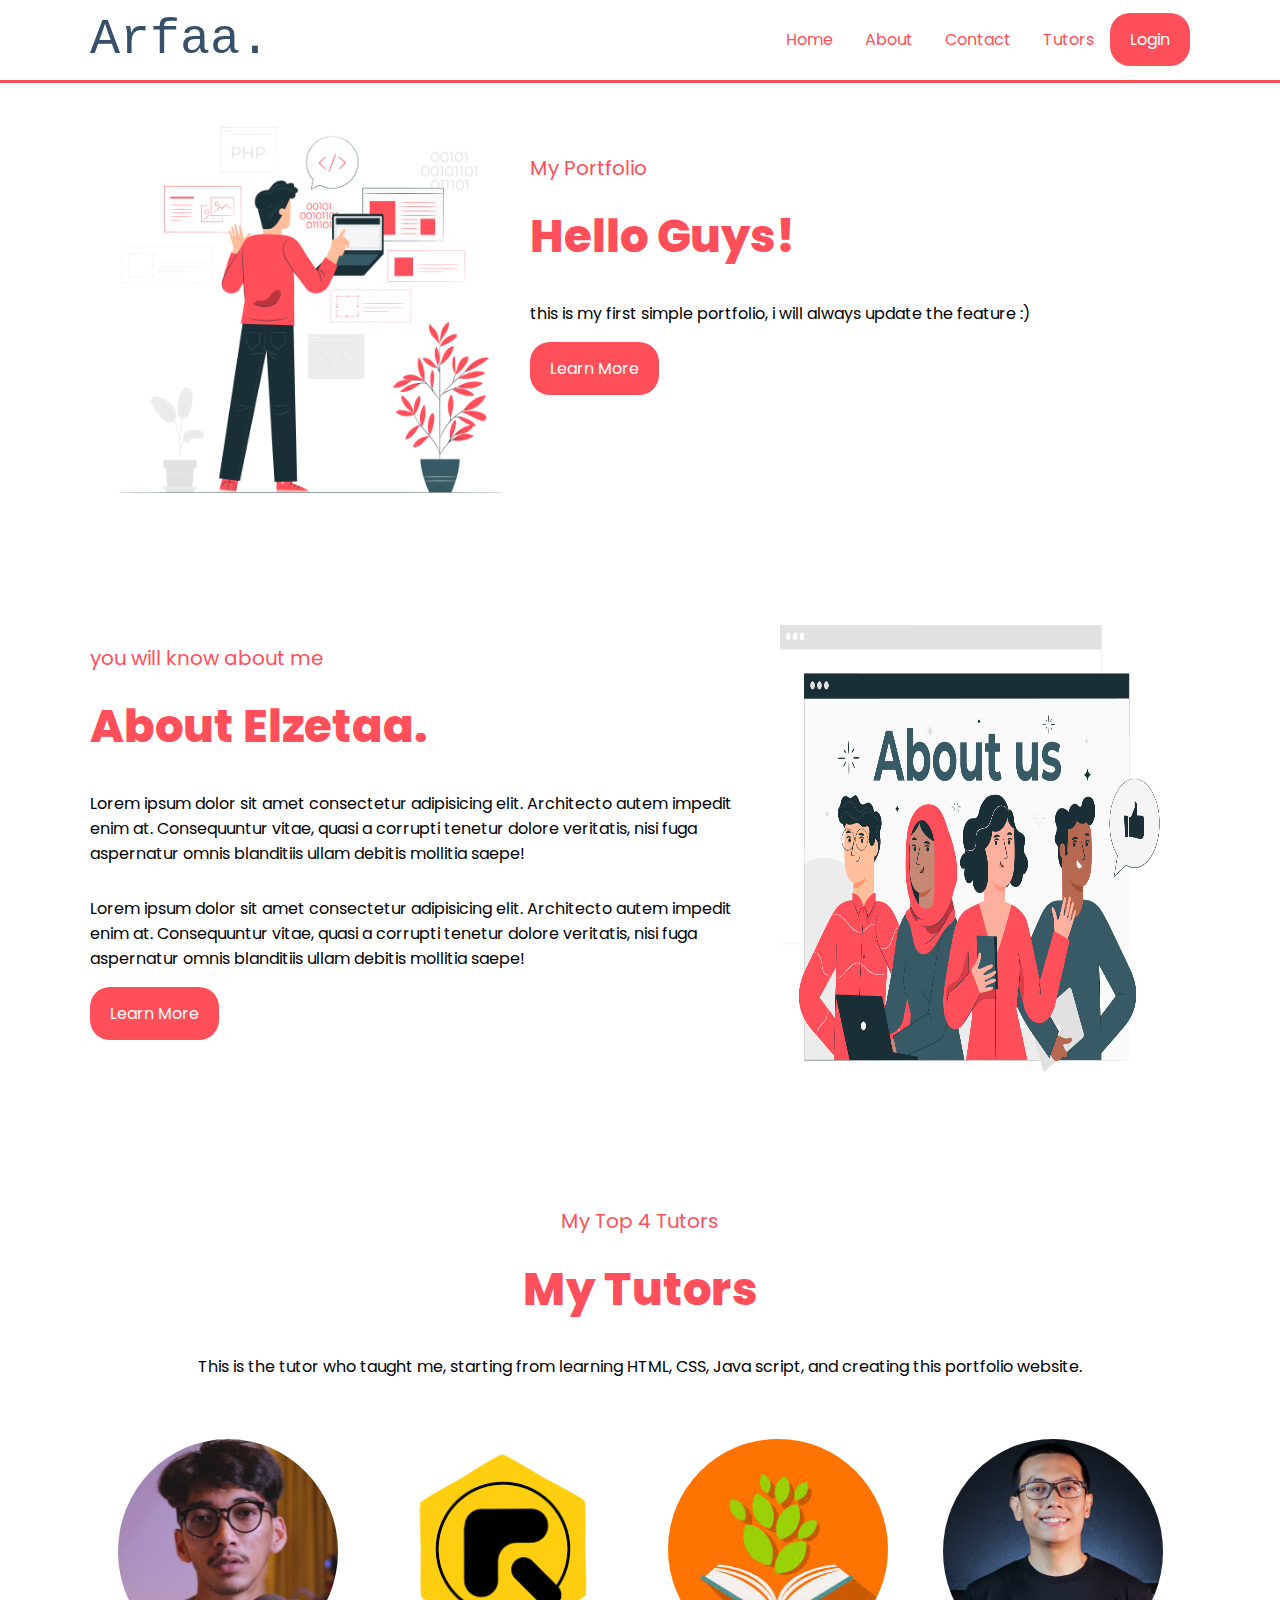
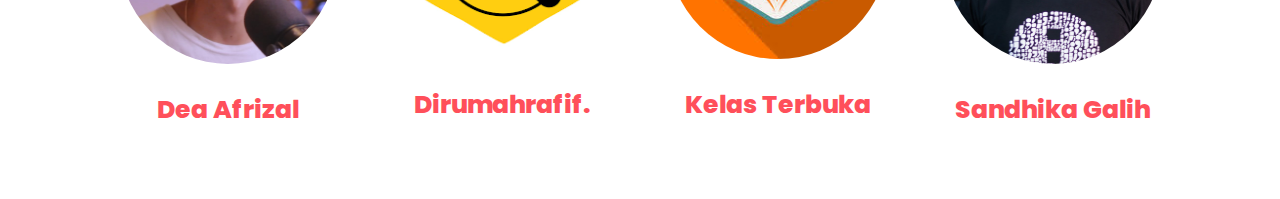
<file: index.html>
<!DOCTYPE html>
<html lang="en">
<head>
     <meta charset="UTF-8">
     <meta name="viewport" content="width=device-width, initial-scale=1.0">
     <title>Latihan Coding</title>
     <style>
        @import url('https://fonts.googleapis.com/css2?family=Poppins:ital,wght@0,100;0,200;0,300;0,400;0,500;0,600;0,700;0,800;0,900;1,100;1,200;1,300;1,400;1,500;1,600;1,700;1,800;1,900&display=swap');
        </style>
     <link rel="stylesheet" href="CSS/style.css">
</head>
<body>
    <nav>
        <!-- TaskBar -->
        <div class="wrapper">

            <div class="logo"><a href="">Arfaa.</a></div>
            <div class="menu">
                <ul>
                    <li><a href="#home">Home</a></li>
                    <li><a href="#About">About</a></li>
                    <li><a href="#contact">Contact</a></li>
                    <li><a href="#tutors">Tutors</a></li>
                    <li><a href="login.html" target="_blank" class="b-btn">Login</a>
                </ul>
            </div>
        </div>
    </nav>
    <div class="wrapper">
        <!-- Home -->
        <section id="home">
            <img src="image/home.jpg" width="40%" height="40%">
            <div class="kolom">
                <p class="deskripsi">My Portfolio</p>
                <h2>Hello Guys!</h2>
                <p>this is my first simple portfolio, i will always update the feature :) </p>
                <p><a href="" class="r-btn">Learn More</a></p>
            </div>
        </section>  

        <!-- Untuk About -->
        <section id="About">
            <div class="kolom">
                <p class="deskripsi">you will know about me</p>
                <h2>About Elzetaa.</h2>
                <p>Lorem ipsum dolor sit amet consectetur adipisicing elit. Architecto autem impedit enim at. Consequuntur vitae, quasi a corrupti tenetur dolore veritatis, nisi fuga aspernatur omnis blanditiis ullam debitis mollitia saepe!</p>
                <p>Lorem ipsum dolor sit amet consectetur adipisicing elit. Architecto autem impedit enim at. Consequuntur vitae, quasi a corrupti tenetur dolore veritatis, nisi fuga aspernatur omnis blanditiis ullam debitis mollitia saepe!</p>
                <p><a href="" class="r-btn">Learn More</a></p>
            </div>
            <img src="image/about.jpg" width="40%">
        </section>

        <!-- Untuk Tutors -->
        <section id="tutors">
            <div class="tengah">
                <div class="kolom">
                    <p class="deskripsi">My Top 4 Tutors</p>
                    <h2>My Tutors</h2>
                    <p>This is the tutor who taught me, starting from learning HTML, CSS, Java script, and creating this portfolio website.</p>

                </div>

                <div class="tutor-list">
                    <div class="kartu-tutor">
                        <img src="image/Dea Adrizal.jpg" width="225px" height="225px">
                        <p>Dea Afrizal</p>
                    </div>
                    <div class="kartu-tutor">
                        <img src="image/Dirumahrafif..png">
                        <p>Dirumahrafif.</p>
                    </div>
                    <div class="kartu-tutor">
                        <img src="image/Kelas Terbuka.jpeg">
                        <p>Kelas Terbuka</p>
                    </div>
                    <div class="kartu-tutor">
                        <img src="image/Unpas.jpg" width="225px" height="225px">
                        <p>Sandhika Galih</p>
                    </div>
                </div>
            </div>
        </section>
    </div>
</body>
</html>
</file>
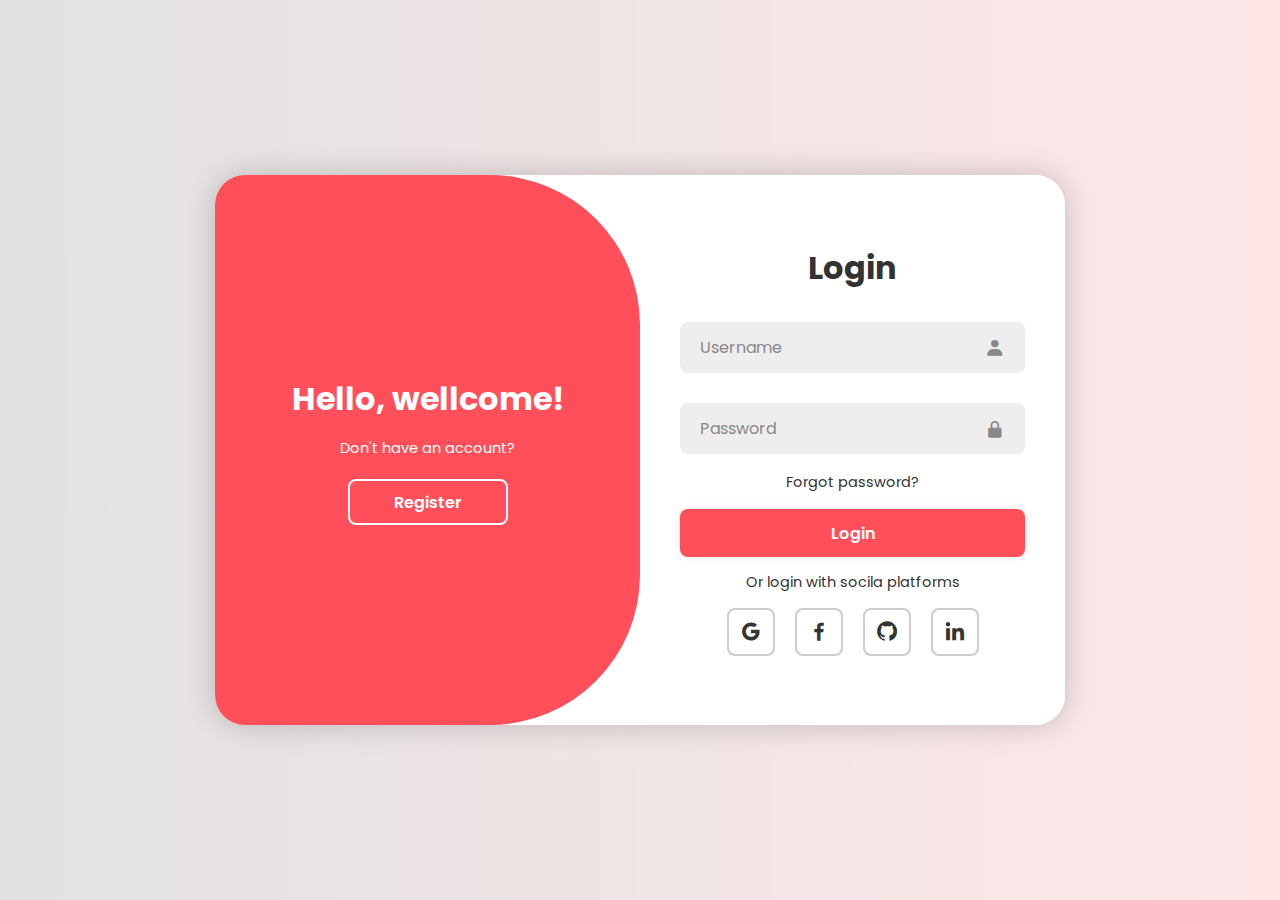
<file: login.html>
<!DOCTYPE html>
<html lang="en">
<head>
   <meta charset="UTF-8">
   <meta name="viewport" content="width=device-width, initial-scale=1.0">
   <title>Login!</title>
   <link rel="stylesheet" href="CSS/login.css">

   <link href='https://unpkg.com/boxicons@2.1.4/css/boxicons.min.css' rel='stylesheet'>

   <style>
      @import url('https://fonts.googleapis.com/css2?family=Poppins:ital,wght@0,100;0,200;0,300;0,400;0,500;0,600;0,700;0,800;0,900;1,100;1,200;1,300;1,400;1,500;1,600;1,700;1,800;1,900&display=swap');
   </style>
</head>
<body>
   <div class="container">

      <!-- Login page -->
      <div class="form-box login">
         <form action="">
            <h1>Login</h1>
            <div class="input-box">
               <input type="text" placeholder="Username" required>
               <i class='bx bxs-user'></i>
            </div>
            <div class="input-box">
               <input type="password" placeholder="Password" required>
               <i class='bx bxs-lock-alt' ></i>
            </div>

            <div class="forgot-link">
               <a href="#">Forgot password?</a>
            </div>
            <button type="submit" class="btn">Login</button>

            <p>Or login with socila platforms</p>
            <div class="social-icons">
               <a href="#"><i class='bx bxl-google' ></i></a>
               <a href="#"><i class='bx bxl-facebook' ></i></a>
               <a href="#"><i class='bx bxl-github'></i></a>
               <a href="#"><i class='bx bxl-linkedin' ></i></a>
            </div>

         </form>
      </div>

      <!-- Registration Section -->
      <div class="form-box register">
         <form action="">
            <h1>Registration</h1>
            <div class="input-box">
               <input type="text" placeholder="Username" required>
               <i class='bx bxs-user'></i>
            </div>
            <div class="input-box">
               <input type="email" placeholder="Email" required>
               <i class='bx bxs-envelope'></i>
            </div>
            <div class="input-box">
               <input type="password" placeholder="Password" required>
               <i class='bx bxs-lock-alt' ></i>
            </div>

            <button type="submit" class="btn">Register</button>

            <p>Or Register with socila platforms</p>
            <div class="social-icons">
               <a href="#"><i class='bx bxl-google' ></i></a>
               <a href="#"><i class='bx bxl-facebook' ></i></a>
               <a href="#"><i class='bx bxl-github'></i></a>
               <a href="#"><i class='bx bxl-linkedin' ></i></a>
            </div>

         </form>
      </div>

      <!-- Register slide section -->
      <div class="toggle-box">
         <div class="toggle-panel toggle-left">
            <h1>Hello, wellcome!</h1>
            <p>Don't have an account?</p>
            <button class="btn register-btn">Register</button>
         </div>

         <!-- login Slide Section -->
         <div class="toggle-panel toggle-right">
            <h1>Wellcome back!</h1>
            <p>Alredy have an account?</p>
            <button class="btn login-btn">Login</button>
         </div>
      </div>
   </div>

   <!-- Java Script -->
    <script src="js/script.js"></script>
</body>
</html>
</file>
<file: CSS/style.css>
* {
    text-decoration: none;
    margin: 0px;
    padding: 0px;
  }

  body {
    margin: 0px;
    padding: 0px;
    font-family: "Poppins", serif;
    font-weight: 400;
    font-style: normal;
  }

  .wrapper {
    width: 1100px;
    margin: auto;
    position: relative;
  }

  .logo a {
    font-size: 50px;
    float: left;
    font-family: 'Courier new';
    color: #364f6b;
  }

  .menu {
    float: right;
  }

  nav {
    width: 100%;
    margin: auto;
    display: flex;
    line-height: 80px;
    position: sticky;
    position: -webkit-sticky;
    top: 0;
    background-color: white;
    z-index: 1;
    border-bottom: 3px solid #ff4f5a;
  }

nav ul {
  list-style-type: none;
  margin: 0;
  padding: 0;
  overflow: hidden;
}

nav ul li {
  float: left;

}

nav ul li a {
  color: #ff4f5a;
  text-align: center;
  padding: 0px 16px 0px 16px;
  text-align: none;
}

nav ul li a:hover {
  text-decoration: underline;
}

section {
  margin: auto;
  display: flex;
  margin-bottom: 50px;
}

.kolom {
  margin-top: 50px;
  margin-bottom: 50px;
}

.kolom .deskripsi {
  font-size: 20px;
  font-family: 'poppins';
  font-style: normal;
  color: #ff4f5a;
}

h2 {
  font-family: 'poppins';
  font-weight: 800;
  font-size: 45px;
  margin-bottom: 20px;
  color: #ff4f5a;
  width: 100%;
}

a.b-btn {
  background: #ff4f5a;
  border-radius: 20px;
  margin-top: 20px;
  padding: 15px 20px 15px 20px;
  color: #FFFF;
  cursor: pointer;
}

a.r-btn {
  background: #ff4f5a;
  border-radius: 20px;
  margin-top: 20px;
  padding: 15px 20px 15px 20px;
  color: #FFFF;
  cursor: pointer;
}

p { 
  margin: 10px 0px 10px 0px;
  padding: 10px 0px 10px 0px;
}

.tengah {
  text-align: center;
  width: 100%;
}

.tutor-list {
  width: 100%;
  position: relative;
  display: flex;
  flex-wrap: wrap;
}

.kartu-tutor {
  width : 20%;
  margin: 0 auto;
}

.kartu-tutor img {
  width: 100%;
  border-radius: 50%;
}

.kartu-tutor p {
  font-family: 'poppins';
  font-weight: 800;
  font-size: 25px;
  text-align: center;
  color: #ff4f5a;
}
</file>
<file: CSS/login.css>
* {
     margin: 0;
     padding: 0;
     box-sizing: border-box;
     font-family: 'poppins';
  }
  
  body {
     display: flex;
     justify-content: center;
     align-items: center;
     min-height: 100vh;
     background: linear-gradient(90deg, #e2e2e2, #ffe7e8);
  }
  
  .container {
     position: relative;
     width: 850px;
     height: 550px;
     background: #fff;
     border-radius: 30px;
     box-shadow: 0 0 30px rgba(0, 0, 0, 0.2);
     overflow: hidden;
  }
  
  .form-box {
     position: absolute;
     right: 0;
     width: 50%;
     height: 100%;
     background: #fff;
     display: flex;
     align-items: center;
     color: #333;
     text-align: center;
     padding: 40px;
     z-index: 1;
     transition: .6s ease-in-out 1.2s;
     visibility: 0s 1s;
  }
  
  .container.active .form-box {
     right: 50%;
  }
  
  .form-box.register {
     visibility: hidden;
  }
  
  .container.active .form-box.register {
     visibility: visible;
  }
  
  form {
     width: 100%;
  }
  
  .container h1 {
     font-size: -10px 0;
  }
  
  .input-box {
     position: relative;
     margin:  30px 0;
  }
  
  .input-box input {
     width: 100%;
     padding: 13px 50px 13px 20px;
     background: #eee;
     border-radius: 8px;
     border: none;
     font-size: 16px;
     color: #333;
     font-weight: 500;
  }
  
  .input-box input::placeholder {
     color: #888;
     font-weight: 400;
  }
  
  .input-box i {
     position: absolute;
     right: 20px;
     top: 50%;
     transform: translateY(-50%);
     font-size: 20px;
     color: #888;
  }
  
  .forgot-link {
     margin: -15px 0 15px;
  }
  
  .forgot-link a {
     font-size: 14.5px;
     color: #333;
     text-decoration: none;
  }
  
  .btn {
     width: 100%;
     height: 48px;
     background: #ff4f5a;
     border-radius: 8px;
     box-shadow: 0 0 10px rgba(0, 0, 0, 0.1);
     border: none;
     cursor: pointer;
     font-size: 16px;
     color: #fff;
     font-weight: 600;
  }
  
  .container p {
     font-size: 14.5px;
     margin: 15px 0;
  }
  
  .social-icons a {
     display: inline-flex;
     padding: 10px;
     border: 2px solid #ccc;
     border-radius: 8px;
     font-size: 24px;
     color: #333;
     text-decoration: none;
     margin: 0 8px;
  }
  
  .toggle-box {
     position: absolute;
     width: 100%;
     height: 100%
  }
  
  .toggle-box::before {
     content: '';
     position: absolute;
     left: -250%;
     width: 300%;
     height: 100%;
     background: #ff4f5a;
     border-radius: 150px;
     z-index: 2;
     transition: 1.8s ease-in-out;
  }
  
  .container.active .toggle-box::before {
     left: 50%;
  }
  
  .toggle-panel {
     position: absolute;
     width: 50%;
     height: 100%;
     color: #fff;
     display: flex;
     flex-direction: column;
     justify-content: center;
     align-items: center;
     z-index: 2;
     transition: .6s ease-in-out;
  }
  
  .toggle-panel.toggle-left {
     left: 0;
     transition-delay: 1.2s;
  }
  
  .container.active .toggle-panel.toggle-left {
     left: -50%;
     transition-delay: .6s;
  }
  
  .toggle-panel.toggle-right {
     right: -50%;
     transition-delay: .6s;
  }
  
  .container.active .toggle-panel.toggle-right {
     right: 0;
     transition-delay: 1.2s;
  }
  
  .toggle-panel p {
     margin-bottom: 20px;
  }
  
  .toggle-panel .btn {
     width: 160px;
     height: 46px;
     background: transparent;
     border: 2px solid #fff;
     box-shadow: none;
  }
</file>
